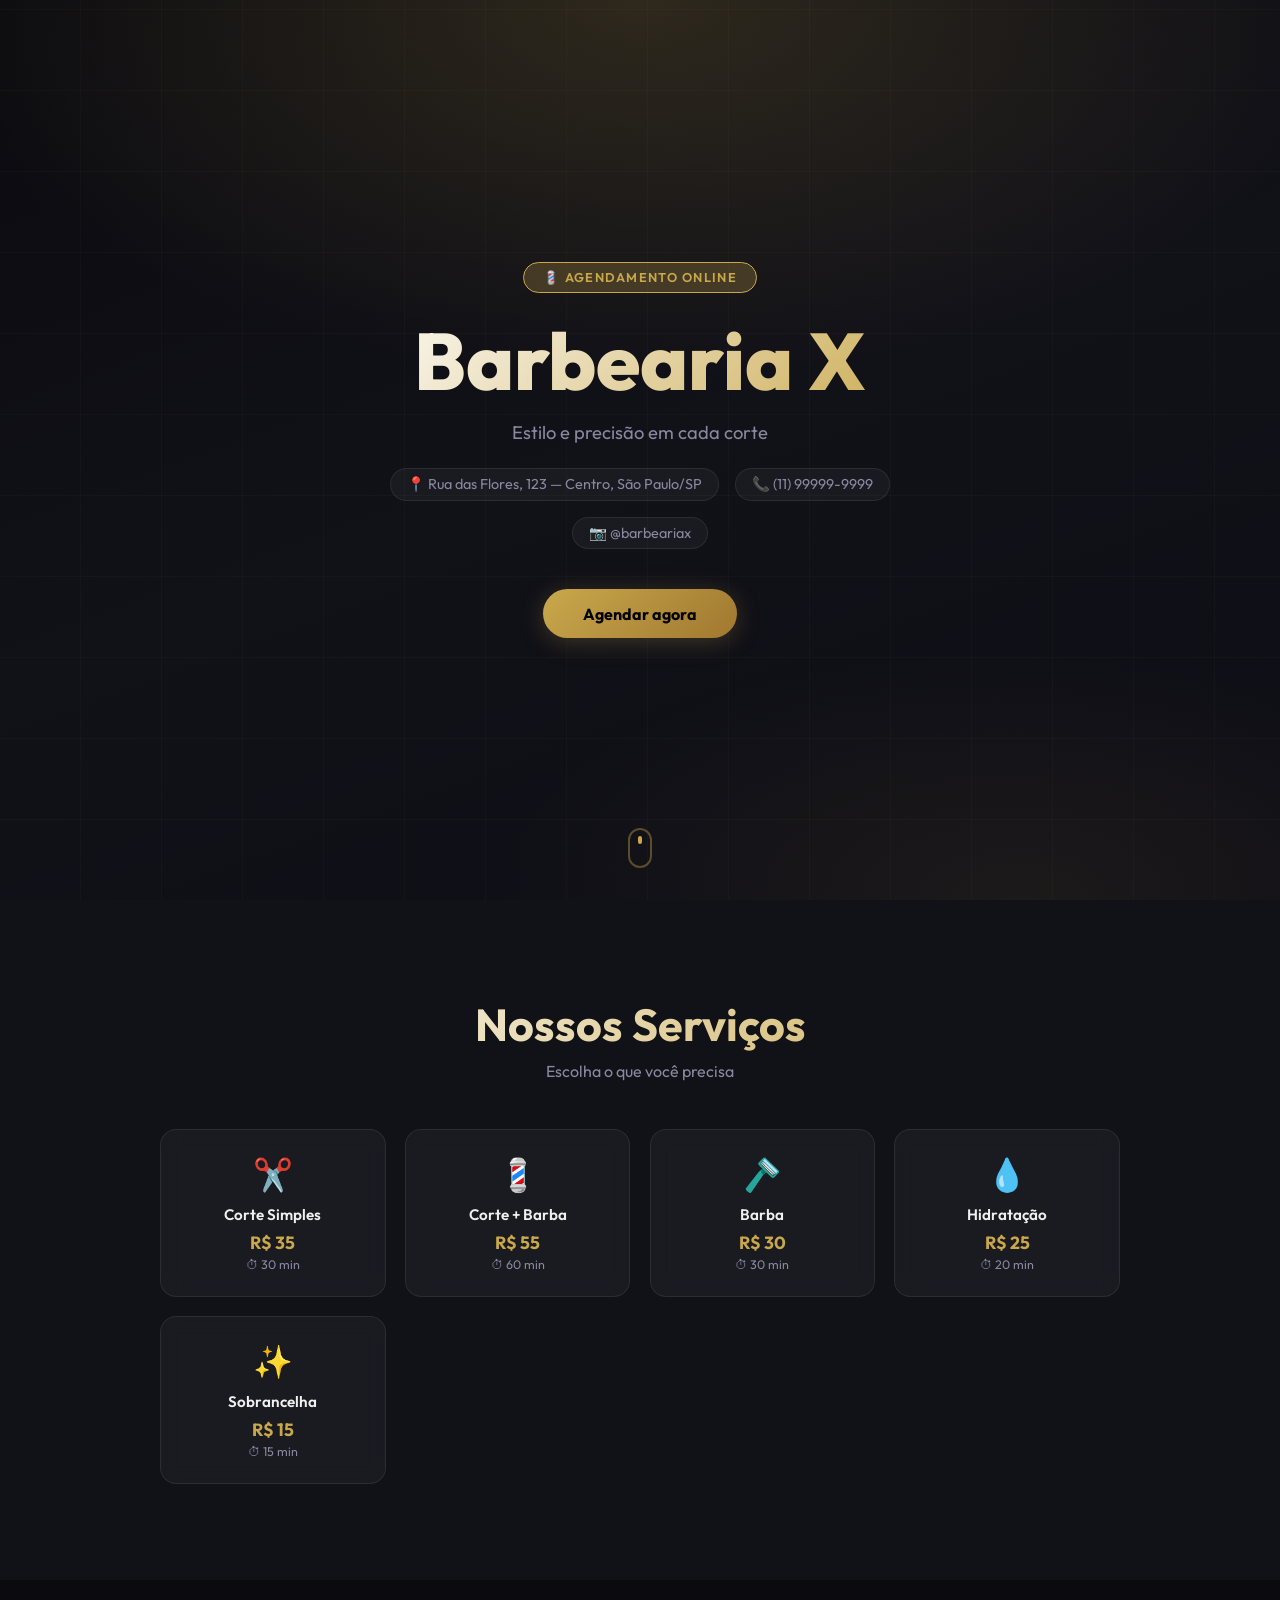
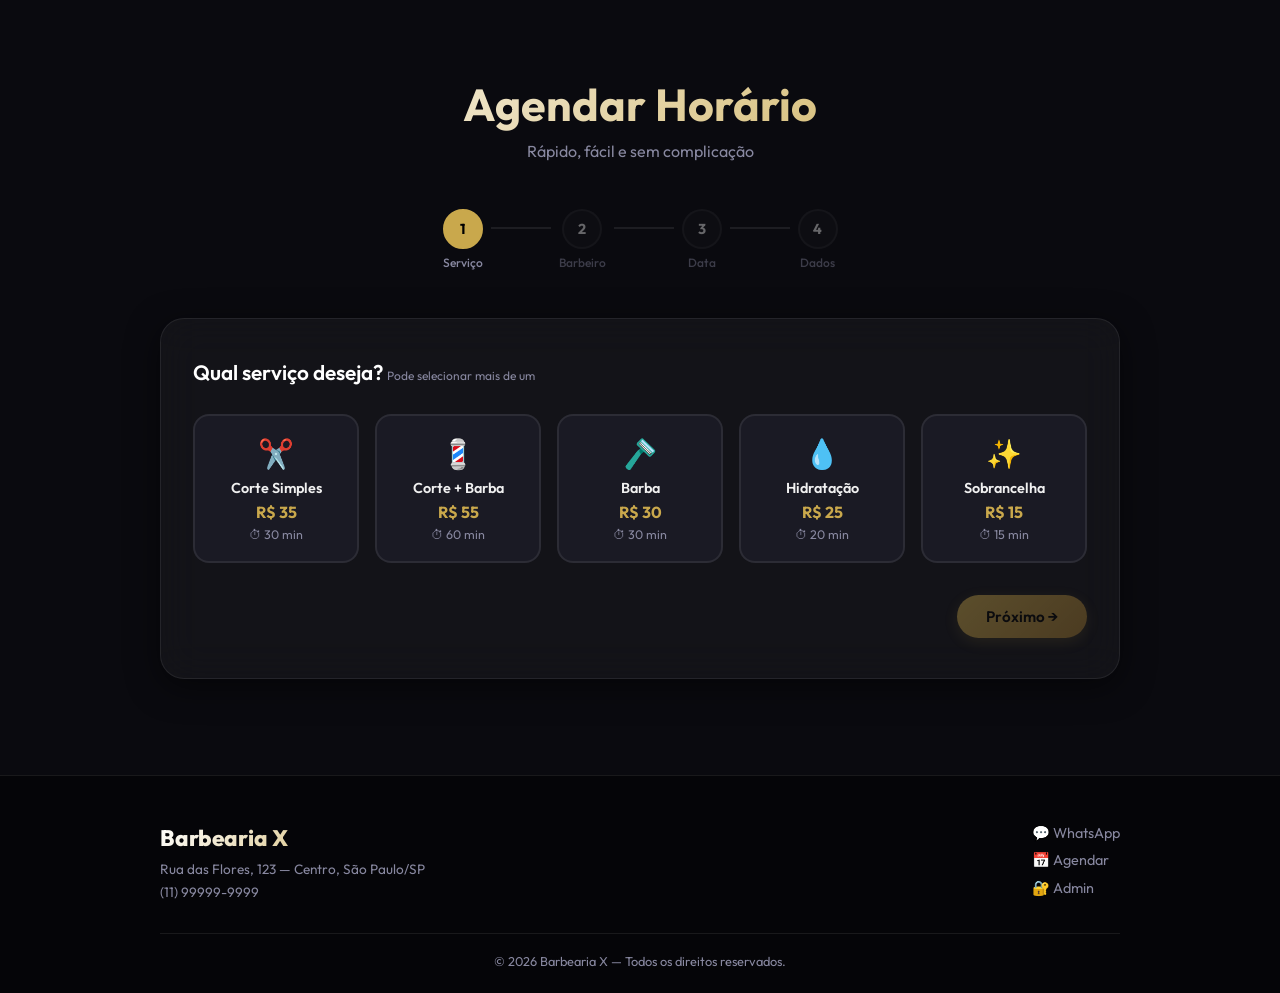
<file: public/index.html>
<!DOCTYPE html>
<html lang="pt-BR">
<head>
  <meta charset="UTF-8" />
  <meta name="viewport" content="width=device-width, initial-scale=1.0" />
  <meta name="description" content="Agende seu horário online com facilidade e praticidade." />
  <title>Agendamento Online</title>
  <link rel="preconnect" href="https://fonts.googleapis.com" />
  <link href="https://fonts.googleapis.com/css2?family=Outfit:wght@300;400;500;600;700;800&display=swap" rel="stylesheet" />
  <link rel="stylesheet" href="style.css" />
</head>
<body>

  <!-- HERO -->
  <header class="hero" id="hero">
    <div class="hero-bg"></div>
    <div class="hero-content">
      <div class="badge" id="badge-slogan">💈 Agendamento Online</div>
      <h1 id="hero-nome">Barbearia X</h1>
      <p id="hero-slogan">Estilo e precisão em cada corte</p>
      <div class="hero-info">
        <span id="hero-endereco">📍 —</span>
        <span id="hero-telefone">📞 —</span>
        <span id="hero-instagram">📷 —</span>
      </div>
      <a href="#agendar" class="btn-hero">Agendar agora</a>
    </div>
    <div class="scroll-indicator">
      <span></span>
    </div>
  </header>

  <!-- SERVIÇOS -->
  <section class="section" id="servicos">
    <div class="container">
      <div class="section-header">
        <h2>Nossos Serviços</h2>
        <p>Escolha o que você precisa</p>
      </div>
      <div class="servicos-grid" id="servicos-grid"></div>
    </div>
  </section>

  <!-- AGENDAMENTO -->
  <section class="section" id="agendar">
    <div class="container">
      <div class="section-header">
        <h2>Agendar Horário</h2>
        <p>Rápido, fácil e sem complicação</p>
      </div>

      <!-- PROGRESS BAR -->
      <div class="progress-bar">
        <div class="progress-step active" data-step="1">
          <div class="step-circle">1</div>
          <span>Serviço</span>
        </div>
        <div class="progress-line"></div>
        <div class="progress-step" data-step="2">
          <div class="step-circle">2</div>
          <span>Barbeiro</span>
        </div>
        <div class="progress-line"></div>
        <div class="progress-step" data-step="3">
          <div class="step-circle">3</div>
          <span>Data</span>
        </div>
        <div class="progress-line"></div>
        <div class="progress-step" data-step="4">
          <div class="step-circle">4</div>
          <span>Dados</span>
        </div>
      </div>

      <!-- STEPS -->
      <div class="steps-container">

        <!-- STEP 1: Serviço -->
        <div class="step-panel active" id="step-1">
          <h3>Qual serviço deseja? <span style="font-size:0.75rem;font-weight:400;color:var(--text-muted);">Pode selecionar mais de um</span></h3>
          <div class="opcoes-grid" id="step1-servicos"></div>
          <div class="step1-total" id="step1-total" style="display:none;"></div>
          <div class="step-nav">
            <div></div>
            <button class="btn-next" id="btn-next-1" onclick="goToStep(2)" disabled>Próximo →</button>
          </div>
        </div>

        <!-- STEP 2: Barbeiro -->
        <div class="step-panel" id="step-2">
          <h3>Escolha o barbeiro</h3>
          <div class="opcoes-grid" id="step2-barbeiros"></div>
          <div class="step-nav">
            <button class="btn-back" onclick="goToStep(1)">← Voltar</button>
            <button class="btn-next" id="btn-next-2" onclick="goToStep(3)" disabled>Próximo →</button>
          </div>
        </div>

        <!-- STEP 3: Data e Horário -->
        <div class="step-panel" id="step-3">
          <h3>Escolha a data e horário</h3>
          <div class="data-picker">
            <input type="date" id="input-data" class="input-glass" min="" />
          </div>
          <div class="horarios-grid" id="horarios-grid">
            <p class="hint">Selecione uma data para ver os horários disponíveis.</p>
          </div>
          <div class="step-nav">
            <button class="btn-back" onclick="goToStep(2)">← Voltar</button>
            <button class="btn-next" id="btn-next-3" onclick="goToStep(4)" disabled>Próximo →</button>
          </div>
        </div>

        <!-- STEP 4: Dados -->
        <div class="step-panel" id="step-4">
          <h3>Seus dados</h3>
          <div class="form-group">
            <label for="input-nome">Nome completo</label>
            <input type="text" id="input-nome" class="input-glass" placeholder="Ex: Pedro Alves" />
          </div>
          <div class="form-group">
            <label for="input-telefone">WhatsApp (com DDD)</label>
            <input type="tel" id="input-telefone" class="input-glass" placeholder="Ex: 11 99999-9999" />
          </div>

          <!-- RESUMO -->
          <div class="resumo-card" id="resumo-card">
            <h4>📋 Resumo do agendamento</h4>
            <div id="resumo-conteudo"></div>
          </div>

          <div class="step-nav">
            <button class="btn-back" onclick="goToStep(3)">← Voltar</button>
            <button class="btn-confirmar" id="btn-confirmar" onclick="confirmarAgendamento()">
              <span>✅ Confirmar via WhatsApp</span>
            </button>
          </div>
        </div>

      </div>
    </div>
  </section>

  <!-- FOOTER -->
  <footer class="footer">
    <div class="container">
      <div class="footer-content">
        <div class="footer-brand">
          <span class="footer-logo" id="footer-nome">Barbearia X</span>
          <p id="footer-endereco">—</p>
          <p id="footer-telefone">—</p>
        </div>
        <div class="footer-links">
          <a id="footer-wpp" href="#" target="_blank">💬 WhatsApp</a>
          <a href="#agendar">📅 Agendar</a>
          <a href="admin.html">🔐 Admin</a>
        </div>
      </div>
      <div class="footer-bottom">
        <p>© <span id="footer-ano"></span> <span id="footer-nome2">Barbearia X</span> — Todos os direitos reservados.</p>
      </div>
    </div>
  </footer>

  <script src="config.js"></script>
  <script src="app.js"></script>
</body>
</html>
</file>
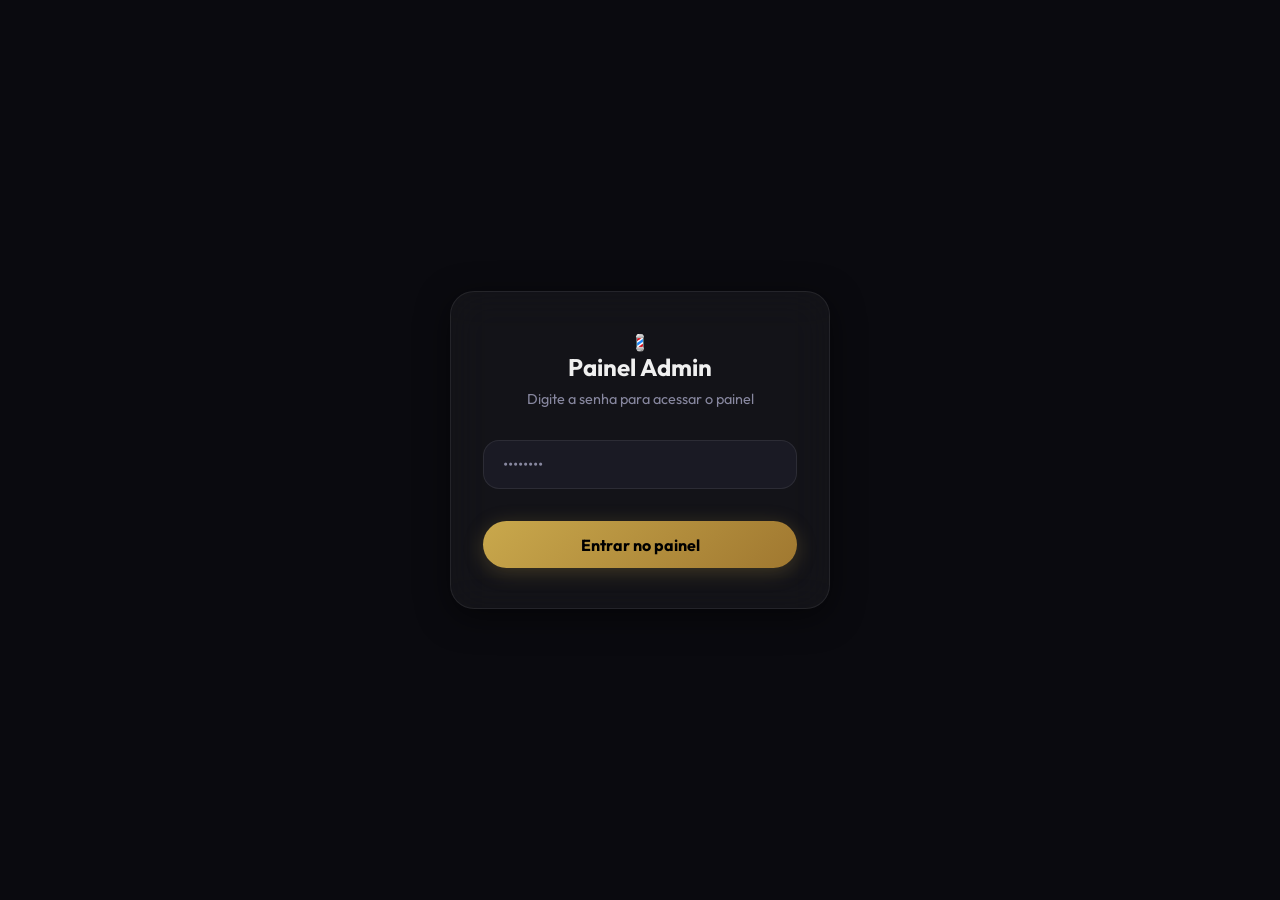
<file: public/admin.html>
<!DOCTYPE html>
<html lang="pt-BR">
<head>
  <meta charset="UTF-8" />
  <meta name="viewport" content="width=device-width, initial-scale=1.0" />
  <title>Admin — Painel de Agendamentos</title>
  <link rel="preconnect" href="https://fonts.googleapis.com" />
  <link href="https://fonts.googleapis.com/css2?family=Outfit:wght@300;400;500;600;700;800;900&display=swap" rel="stylesheet" />
  <link rel="stylesheet" href="style.css" />
</head>
<body>

  <!-- LOGIN OVERLAY -->
  <div class="login-overlay" id="login-overlay">
    <div class="login-box">
      <div class="login-icon">💈</div>
      <h2 id="login-titulo">Painel Admin</h2>
      <p>Digite a senha para acessar o painel</p>
      <input type="password" id="input-senha" class="input-glass" placeholder="••••••••" onkeydown="if(event.key==='Enter') fazerLogin()" />
      <div class="erro-login" id="erro-login">⚠️ Senha incorreta. Tente novamente.</div>
      <button class="btn-login" onclick="fazerLogin()" style="margin-top:1rem;">Entrar no painel</button>
    </div>
  </div>

  <!-- ADMIN WRAPPER -->
  <div id="admin-page" style="display:none;">
    <div class="admin-wrapper">

      <!-- SIDEBAR -->
      <aside class="admin-sidebar">
        <div class="sidebar-brand" id="admin-titulo">Barbearia X</div>
        <div class="sidebar-sub">Painel Administrativo</div>

        <nav class="sidebar-nav">
          <a href="#" class="active">
            <span>📅</span> Agendamentos
          </a>
          <a href="index.html" target="_blank">
            <span>🌐</span> Ver site
          </a>
        </nav>

        <div class="sidebar-footer">
          <button onclick="sair()">🚪 Sair da conta</button>
        </div>
      </aside>

      <!-- MAIN CONTENT -->
      <main class="admin-main">

        <!-- TOPBAR -->
        <div class="admin-topbar">
          <div>
            <div class="admin-topbar-title" id="admin-subtitulo">Agendamentos</div>
            <div class="admin-topbar-date" id="admin-data-hoje"></div>
          </div>
          <div style="display:flex;gap:0.8rem;align-items:center;">
            <button onclick="exportarCSV()" style="background:rgba(212,169,83,0.12);border:1px solid rgba(212,169,83,0.3);color:var(--gold);font-family:Outfit,sans-serif;padding:0.5rem 1.1rem;border-radius:10px;cursor:pointer;font-size:0.82rem;font-weight:700;">📥 Exportar CSV</button>
            <button onclick="limparTodos()" style="background:rgba(239,68,68,0.08);border:1px solid rgba(239,68,68,0.2);color:#ef4444;font-family:Outfit,sans-serif;padding:0.5rem 1.1rem;border-radius:10px;cursor:pointer;font-size:0.82rem;font-weight:700;">🗑️ Limpar</button>
          </div>
        </div>

        <div class="admin-body">

          <!-- STATS -->
          <div class="stats-grid" id="stats-grid">
            <div class="stat-card">
              <div class="stat-label">Agendamentos Hoje</div>
              <div class="stat-value" id="stat-hoje">0</div>
            </div>
            <div class="stat-card">
              <div class="stat-label">Total Geral</div>
              <div class="stat-value" id="stat-total">0</div>
            </div>
            <div class="stat-card">
              <div class="stat-label">Faturamento Hoje</div>
              <div class="stat-value" id="stat-fat">R$ 0</div>
            </div>
            <div class="stat-card">
              <div class="stat-label">Próximo Horário</div>
              <div class="stat-value" id="stat-prox" style="font-size:1.4rem;">—</div>
            </div>
          </div>

          <!-- TOOLBAR -->
          <div class="admin-toolbar">
            <input type="date" id="filtro-data" class="input-glass" />
            <select id="filtro-barbeiro" class="input-glass" style="max-width:200px;cursor:pointer;">
              <option value="">Todos os barbeiros</option>
            </select>
          </div>

          <!-- TABELA -->
          <div class="tabela-wrap">
            <table id="tabela-agendamentos">
              <thead>
                <tr>
                  <th>Cliente</th>
                  <th>WhatsApp</th>
                  <th>Serviço</th>
                  <th>Barbeiro</th>
                  <th>Data</th>
                  <th>Horário</th>
                  <th>Valor</th>
                  <th>Status</th>
                  <th>Ação</th>
                </tr>
              </thead>
              <tbody id="tbody"></tbody>
            </table>
            <div class="empty-state" id="empty-state" style="display:none;">
              <div class="empty-icon">📅</div>
              <p>Nenhum agendamento encontrado.</p>
            </div>
          </div>

        </div>
      </main>
    </div>
  </div>

  <script src="config.js"></script>
  <script src="admin.js"></script>
  <script>
    // Atualiza data no topbar
    const el = document.getElementById('admin-data-hoje');
    if (el) el.textContent = new Date().toLocaleDateString('pt-BR', { weekday: 'long', day: 'numeric', month: 'long', year: 'numeric' });
  </script>
</body>
</html>
</file>
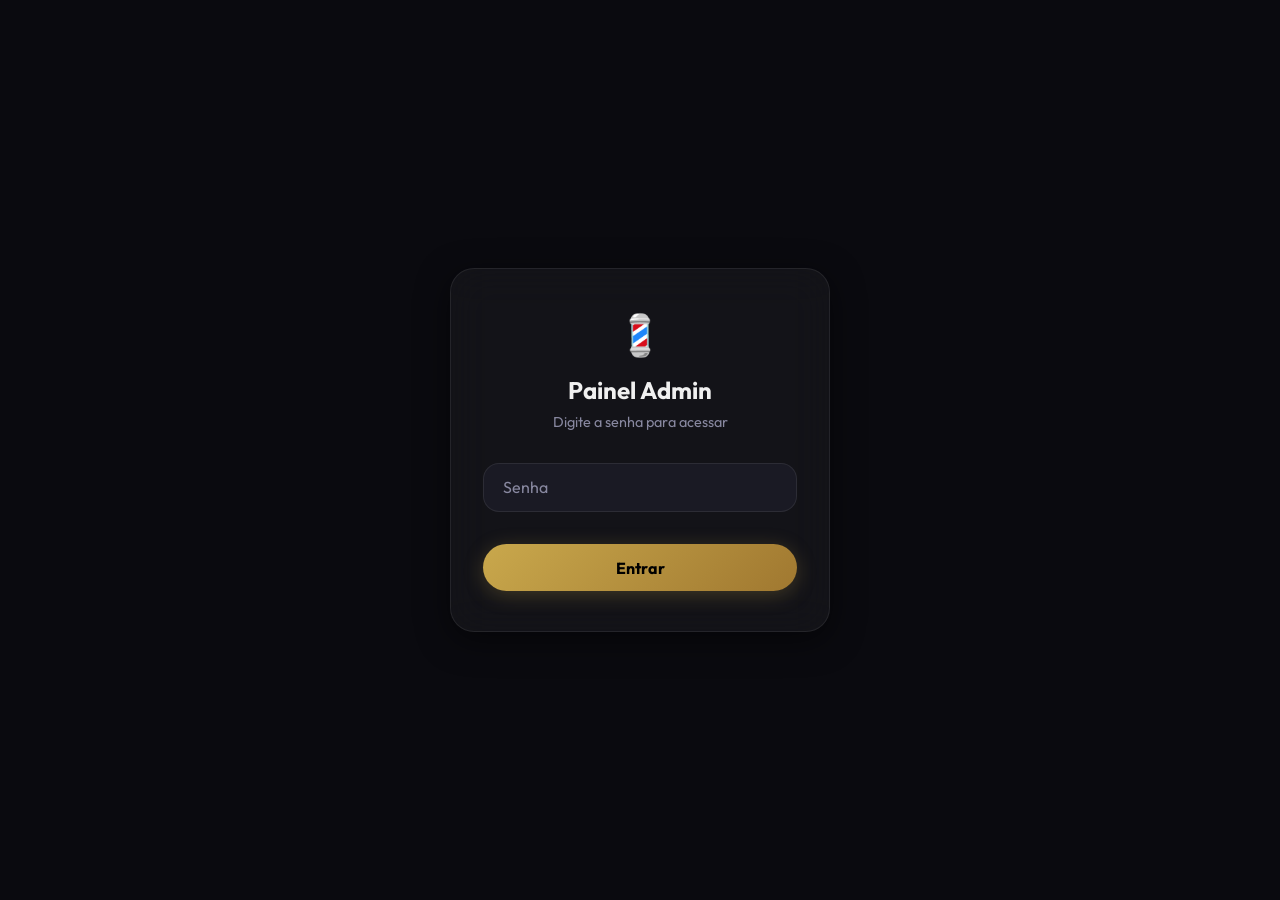
<file: aa/barbearia-agendamento-main/public/admin.html>
<!DOCTYPE html>
<html lang="pt-BR">
<head>
  <meta charset="UTF-8" />
  <meta name="viewport" content="width=device-width, initial-scale=1.0" />
  <title>Admin — Painel de Agendamentos</title>
  <link rel="preconnect" href="https://fonts.googleapis.com" />
  <link href="https://fonts.googleapis.com/css2?family=Outfit:wght@300;400;500;600;700;800&display=swap" rel="stylesheet" />
  <link rel="stylesheet" href="style.css" />
</head>
<body>

  <!-- LOGIN OVERLAY -->
  <div class="login-overlay" id="login-overlay">
    <div class="login-box">
      <div style="font-size:2.5rem; margin-bottom:1rem;">💈</div>
      <h2 id="login-titulo">Painel Admin</h2>
      <p>Digite a senha para acessar</p>
      <input type="password" id="input-senha" class="input-glass" placeholder="Senha" onkeydown="if(event.key==='Enter') fazerLogin()" />
      <div class="erro-login" id="erro-login">Senha incorreta.</div>
      <button class="btn-login" onclick="fazerLogin()" style="margin-top:1rem;">Entrar</button>
    </div>
  </div>

  <!-- ADMIN PAGE -->
  <div id="admin-page" style="display:none;">

    <header class="admin-header">
      <h1>💈 <span id="admin-titulo">Barbearia X</span> — Painel Admin</h1>
      <span id="admin-subtitulo">Agendamentos</span>
      <button onclick="sair()" style="background:none;border:1px solid rgba(255,255,255,0.1);color:var(--text-muted);font-family:Outfit,sans-serif;padding:0.4rem 1rem;border-radius:8px;cursor:pointer;font-size:0.85rem;">Sair</button>
    </header>

    <div class="admin-body">

      <!-- STATS -->
      <div class="stats-grid" id="stats-grid">
        <div class="stat-card">
          <div class="stat-label">Agendamentos Hoje</div>
          <div class="stat-value" id="stat-hoje">0</div>
        </div>
        <div class="stat-card">
          <div class="stat-label">Total Geral</div>
          <div class="stat-value" id="stat-total">0</div>
        </div>
        <div class="stat-card">
          <div class="stat-label">Faturamento Hoje</div>
          <div class="stat-value" id="stat-fat">R$ 0</div>
        </div>
        <div class="stat-card">
          <div class="stat-label">Próximo Horário</div>
          <div class="stat-value" id="stat-prox" style="font-size:1.2rem;">—</div>
        </div>
      </div>

      <!-- TOOLBAR -->
      <div class="admin-toolbar">
        <input type="date" id="filtro-data" class="input-glass" />
        <select id="filtro-barbeiro" class="input-glass" style="max-width:200px;cursor:pointer;">
          <option value="">Todos os barbeiros</option>
        </select>
        <button onclick="exportarCSV()" style="background:rgba(201,168,76,0.15);border:1px solid rgba(201,168,76,0.3);color:var(--gold);font-family:Outfit,sans-serif;padding:0.6rem 1.2rem;border-radius:10px;cursor:pointer;font-size:0.85rem;font-weight:600;">📥 Exportar CSV</button>
        <button onclick="limparTodos()" style="background:rgba(231,76,60,0.1);border:1px solid rgba(231,76,60,0.2);color:#e74c3c;font-family:Outfit,sans-serif;padding:0.6rem 1.2rem;border-radius:10px;cursor:pointer;font-size:0.85rem;font-weight:600;">🗑️ Limpar Todos</button>
      </div>

      <!-- TABELA -->
      <div class="tabela-wrap">
        <table id="tabela-agendamentos">
          <thead>
            <tr>
              <th>Cliente</th>
              <th>WhatsApp</th>
              <th>Serviço</th>
              <th>Barbeiro</th>
              <th>Data</th>
              <th>Horário</th>
              <th>Valor</th>
              <th>Status</th>
              <th>Ação</th>
            </tr>
          </thead>
          <tbody id="tbody"></tbody>
        </table>
        <div class="empty-state" id="empty-state" style="display:none;">
          <div class="empty-icon">📅</div>
          <p>Nenhum agendamento encontrado.</p>
        </div>
      </div>

    </div>
  </div>

  <script src="config.js"></script>
  <script src="admin.js"></script>
</body>
</html>
</file>
<file: public/style.css>
/* ============================================================
   DESIGN SYSTEM — Dark Glassmorphism
   ============================================================ */
:root {
  --gold: #C9A84C;
  --gold-dark: #a07830;
  --gold-glow: rgba(201,168,76,0.25);
  --bg: #0a0a0f;
  --bg2: #111118;
  --bg3: #1a1a24;
  --glass: rgba(255,255,255,0.04);
  --glass-border: rgba(255,255,255,0.08);
  --text: #f0f0f0;
  --text-muted: #8888a0;
  --success: #2ecc71;
  --radius: 16px;
  --shadow: 0 8px 32px rgba(0,0,0,0.5);
}

*, *::before, *::after { box-sizing: border-box; margin: 0; padding: 0; }

html { scroll-behavior: smooth; }

body {
  font-family: 'Outfit', sans-serif;
  background: var(--bg);
  color: var(--text);
  min-height: 100vh;
  overflow-x: hidden;
}

/* ============================================================
   HERO
   ============================================================ */
.hero {
  position: relative;
  min-height: 100vh;
  display: flex;
  align-items: center;
  justify-content: center;
  text-align: center;
  overflow: hidden;
}

.hero-bg {
  position: absolute;
  inset: 0;
  background:
    radial-gradient(ellipse 80% 60% at 50% 0%, rgba(201,168,76,0.18) 0%, transparent 70%),
    radial-gradient(ellipse 60% 40% at 80% 100%, rgba(201,168,76,0.08) 0%, transparent 70%),
    linear-gradient(160deg, #0a0a0f 0%, #111118 50%, #0d0d15 100%);
}

.hero-bg::after {
  content: '';
  position: absolute;
  inset: 0;
  background-image:
    repeating-linear-gradient(0deg, transparent, transparent 80px, rgba(201,168,76,0.03) 80px, rgba(201,168,76,0.03) 81px),
    repeating-linear-gradient(90deg, transparent, transparent 80px, rgba(201,168,76,0.03) 80px, rgba(201,168,76,0.03) 81px);
}

.hero-content {
  position: relative;
  z-index: 2;
  max-width: 700px;
  padding: 2rem;
  animation: fadeUp 0.8s ease both;
}

.badge {
  display: inline-block;
  background: var(--gold-glow);
  border: 1px solid var(--gold);
  color: var(--gold);
  font-size: 0.8rem;
  font-weight: 600;
  letter-spacing: 0.1em;
  text-transform: uppercase;
  padding: 0.4rem 1.2rem;
  border-radius: 100px;
  margin-bottom: 1.5rem;
}

.hero h1 {
  font-size: clamp(2.5rem, 8vw, 5rem);
  font-weight: 800;
  line-height: 1.1;
  background: linear-gradient(135deg, #fff 0%, var(--gold) 100%);
  -webkit-background-clip: text;
  -webkit-text-fill-color: transparent;
  background-clip: text;
  margin-bottom: 1rem;
}

.hero p {
  font-size: 1.15rem;
  color: var(--text-muted);
  margin-bottom: 1.5rem;
}

.hero-info {
  display: flex;
  flex-wrap: wrap;
  justify-content: center;
  gap: 1rem;
  margin-bottom: 2.5rem;
}

.hero-info span {
  font-size: 0.9rem;
  color: var(--text-muted);
  background: var(--glass);
  border: 1px solid var(--glass-border);
  padding: 0.4rem 1rem;
  border-radius: 100px;
}

.btn-hero {
  display: inline-block;
  background: linear-gradient(135deg, var(--gold), var(--gold-dark));
  color: #000;
  font-family: 'Outfit', sans-serif;
  font-size: 1rem;
  font-weight: 700;
  padding: 0.9rem 2.5rem;
  border-radius: 100px;
  text-decoration: none;
  box-shadow: 0 4px 24px var(--gold-glow);
  transition: transform 0.2s, box-shadow 0.2s;
}

.btn-hero:hover {
  transform: translateY(-2px);
  box-shadow: 0 8px 40px rgba(201,168,76,0.4);
}

.scroll-indicator {
  position: absolute;
  bottom: 2rem;
  left: 50%;
  transform: translateX(-50%);
  z-index: 2;
}

.scroll-indicator span {
  display: block;
  width: 24px;
  height: 40px;
  border: 2px solid rgba(201,168,76,0.4);
  border-radius: 12px;
  position: relative;
}

.scroll-indicator span::after {
  content: '';
  position: absolute;
  top: 6px;
  left: 50%;
  transform: translateX(-50%);
  width: 4px;
  height: 8px;
  background: var(--gold);
  border-radius: 2px;
  animation: scrollDot 1.5s infinite;
}

/* ============================================================
   LAYOUT
   ============================================================ */
.section {
  padding: 6rem 1rem;
}

.section:nth-child(even) { background: var(--bg2); }

.container {
  max-width: 960px;
  margin: 0 auto;
}

.section-header {
  text-align: center;
  margin-bottom: 3rem;
}

.section-header h2 {
  font-size: clamp(1.8rem, 4vw, 2.8rem);
  font-weight: 700;
  background: linear-gradient(135deg, #fff 0%, var(--gold) 100%);
  -webkit-background-clip: text;
  -webkit-text-fill-color: transparent;
  background-clip: text;
  margin-bottom: 0.5rem;
}

.section-header p {
  color: var(--text-muted);
  font-size: 1rem;
}

/* ============================================================
   SERVIÇOS GRID
   ============================================================ */
.servicos-grid {
  display: grid;
  grid-template-columns: repeat(auto-fill, minmax(180px, 1fr));
  gap: 1.2rem;
}

.servico-card {
  background: var(--glass);
  border: 1px solid var(--glass-border);
  border-radius: var(--radius);
  padding: 1.5rem 1rem;
  text-align: center;
  backdrop-filter: blur(10px);
  transition: border-color 0.2s, transform 0.2s, box-shadow 0.2s;
}

.servico-card:hover {
  border-color: var(--gold);
  transform: translateY(-4px);
  box-shadow: 0 8px 30px var(--gold-glow);
}

.servico-card .icone { font-size: 2rem; margin-bottom: 0.7rem; }
.servico-card .nome { font-weight: 600; font-size: 0.95rem; }
.servico-card .preco { color: var(--gold); font-size: 1.1rem; font-weight: 700; margin-top: 0.4rem; }
.servico-card .duracao { color: var(--text-muted); font-size: 0.78rem; margin-top: 0.2rem; }

/* ============================================================
   AGENDAMENTO — PROGRESS BAR
   ============================================================ */
.progress-bar {
  display: flex;
  align-items: center;
  justify-content: center;
  margin-bottom: 3rem;
  gap: 0;
}

.progress-step {
  display: flex;
  flex-direction: column;
  align-items: center;
  gap: 0.4rem;
  opacity: 0.4;
  transition: opacity 0.3s;
}

.progress-step.active { opacity: 1; }
.progress-step.done { opacity: 0.7; }

.step-circle {
  width: 40px;
  height: 40px;
  border-radius: 50%;
  background: var(--glass);
  border: 2px solid var(--glass-border);
  display: flex;
  align-items: center;
  justify-content: center;
  font-weight: 700;
  font-size: 0.9rem;
  transition: background 0.3s, border-color 0.3s;
}

.progress-step.active .step-circle {
  background: var(--gold);
  border-color: var(--gold);
  color: #000;
}

.progress-step.done .step-circle {
  background: var(--success);
  border-color: var(--success);
  color: #000;
}

.progress-step span {
  font-size: 0.75rem;
  color: var(--text-muted);
  font-weight: 500;
}

.progress-line {
  flex: 1;
  height: 2px;
  background: var(--glass-border);
  max-width: 60px;
  margin: 0 0.5rem;
  margin-bottom: 1.4rem;
}

/* ============================================================
   STEPS
   ============================================================ */
.steps-container {
  background: var(--glass);
  border: 1px solid var(--glass-border);
  border-radius: 24px;
  padding: 2.5rem 2rem;
  backdrop-filter: blur(20px);
  box-shadow: var(--shadow);
}

.step-panel { display: none; animation: fadeUp 0.3s ease both; }
.step-panel.active { display: block; }

.step-panel h3 {
  font-size: 1.3rem;
  font-weight: 600;
  margin-bottom: 1.8rem;
  color: #fff;
}

.opcoes-grid {
  display: grid;
  grid-template-columns: repeat(auto-fill, minmax(160px, 1fr));
  gap: 1rem;
  margin-bottom: 2rem;
}

.opcao-card {
  background: var(--bg3);
  border: 2px solid var(--glass-border);
  border-radius: var(--radius);
  padding: 1.2rem 1rem;
  text-align: center;
  cursor: pointer;
  transition: border-color 0.2s, background 0.2s, transform 0.15s;
  user-select: none;
}

.opcao-card:hover {
  border-color: rgba(201,168,76,0.5);
  transform: translateY(-2px);
}

.opcao-card.selected {
  border-color: var(--gold);
  background: rgba(201,168,76,0.1);
  box-shadow: 0 0 20px var(--gold-glow);
}

.opcao-card .icone { font-size: 1.8rem; margin-bottom: 0.5rem; }
.opcao-card .nome { font-size: 0.9rem; font-weight: 600; }
.opcao-card .sub { font-size: 0.78rem; color: var(--text-muted); margin-top: 0.3rem; }
.opcao-card .preco { font-size: 1rem; font-weight: 700; color: var(--gold); margin-top: 0.3rem; }

/* ============================================================
   DATA PICKER / HORÁRIOS
   ============================================================ */
.data-picker {
  margin-bottom: 1.5rem;
}

.input-glass {
  width: 100%;
  background: var(--bg3);
  border: 1.5px solid var(--glass-border);
  border-radius: var(--radius);
  color: var(--text);
  font-family: 'Outfit', sans-serif;
  font-size: 1rem;
  padding: 0.85rem 1.2rem;
  outline: none;
  transition: border-color 0.2s;
  appearance: none;
}

.input-glass:focus { border-color: var(--gold); }
.input-glass::placeholder { color: var(--text-muted); }

input[type="date"]::-webkit-calendar-picker-indicator {
  filter: invert(0.7) sepia(1) saturate(5) hue-rotate(15deg);
  cursor: pointer;
}

.horarios-grid {
  display: flex;
  flex-wrap: wrap;
  gap: 0.6rem;
  margin-bottom: 2rem;
  min-height: 60px;
}

.hint { color: var(--text-muted); font-size: 0.9rem; }

.horario-btn {
  background: var(--bg3);
  border: 1.5px solid var(--glass-border);
  border-radius: 10px;
  color: var(--text);
  font-family: 'Outfit', sans-serif;
  font-size: 0.9rem;
  font-weight: 500;
  padding: 0.5rem 1rem;
  cursor: pointer;
  transition: border-color 0.2s, background 0.2s;
}

.horario-btn:hover { border-color: var(--gold); }
.horario-btn.selected { background: var(--gold); border-color: var(--gold); color: #000; font-weight: 700; }
.horario-btn.ocupado { opacity: 0.35; cursor: not-allowed; text-decoration: line-through; }

/* ============================================================
   FORMULÁRIO
   ============================================================ */
.form-group {
  margin-bottom: 1.2rem;
}

.form-group label {
  display: block;
  font-size: 0.85rem;
  font-weight: 500;
  color: var(--text-muted);
  margin-bottom: 0.5rem;
}

.resumo-card {
  background: rgba(201,168,76,0.06);
  border: 1px solid rgba(201,168,76,0.25);
  border-radius: var(--radius);
  padding: 1.2rem 1.5rem;
  margin: 1.5rem 0;
}

.resumo-card h4 {
  font-size: 0.95rem;
  font-weight: 600;
  margin-bottom: 0.8rem;
}

.resumo-linha {
  display: flex;
  justify-content: space-between;
  font-size: 0.9rem;
  padding: 0.3rem 0;
  border-bottom: 1px solid rgba(255,255,255,0.05);
  color: var(--text-muted);
}

.resumo-linha:last-child { border-bottom: none; }
.resumo-linha span:last-child { color: var(--text); font-weight: 600; }

/* ============================================================
   BARRA DE TOTAL — SELEÇÃO DE SERVIÇOS
   ============================================================ */
.step1-total {
  display: flex;
  justify-content: space-between;
  align-items: center;
  background: rgba(201,168,76,0.08);
  border: 1px solid rgba(201,168,76,0.3);
  border-radius: 12px;
  padding: 0.75rem 1.2rem;
  margin-bottom: 1rem;
  font-size: 0.9rem;
  animation: fadeUp 0.2s ease both;
}

/* ============================================================
   NAVEGAÇÃO DOS STEPS
   ============================================================ */
.step-nav {
  display: flex;
  justify-content: space-between;
  align-items: center;
  margin-top: 1.5rem;
}

.btn-next, .btn-back, .btn-confirmar {
  font-family: 'Outfit', sans-serif;
  font-size: 0.95rem;
  font-weight: 600;
  padding: 0.75rem 1.8rem;
  border-radius: 100px;
  border: none;
  cursor: pointer;
  transition: all 0.2s;
}

.btn-next {
  background: linear-gradient(135deg, var(--gold), var(--gold-dark));
  color: #000;
  box-shadow: 0 4px 16px var(--gold-glow);
}

.btn-next:hover:not(:disabled) {
  transform: translateY(-2px);
  box-shadow: 0 8px 30px var(--gold-glow);
}

.btn-next:disabled {
  opacity: 0.4;
  cursor: not-allowed;
  transform: none !important;
}

.btn-back {
  background: var(--glass);
  border: 1px solid var(--glass-border);
  color: var(--text-muted);
}

.btn-back:hover { border-color: var(--gold); color: var(--text); }

.btn-confirmar {
  background: linear-gradient(135deg, #25D366, #128C7E);
  color: #fff;
  box-shadow: 0 4px 20px rgba(37,211,102,0.3);
  padding: 0.85rem 2rem;
}

.btn-confirmar:hover {
  transform: translateY(-2px);
  box-shadow: 0 8px 30px rgba(37,211,102,0.4);
}

/* ============================================================
   FOOTER
   ============================================================ */
.footer {
  background: #050508;
  border-top: 1px solid var(--glass-border);
  padding: 3rem 1rem 1.5rem;
}

.footer-content {
  display: flex;
  flex-wrap: wrap;
  gap: 2rem;
  justify-content: space-between;
  margin-bottom: 2rem;
}

.footer-brand { max-width: 300px; }

.footer-logo {
  display: block;
  font-size: 1.4rem;
  font-weight: 800;
  background: linear-gradient(135deg, #fff 0%, var(--gold) 100%);
  -webkit-background-clip: text;
  -webkit-text-fill-color: transparent;
  background-clip: text;
  margin-bottom: 0.5rem;
}

.footer-brand p { color: var(--text-muted); font-size: 0.85rem; margin-top: 0.3rem; }

.footer-links {
  display: flex;
  flex-direction: column;
  gap: 0.6rem;
}

.footer-links a {
  color: var(--text-muted);
  text-decoration: none;
  font-size: 0.9rem;
  transition: color 0.2s;
}

.footer-links a:hover { color: var(--gold); }

.footer-bottom {
  border-top: 1px solid var(--glass-border);
  padding-top: 1.2rem;
  text-align: center;
}

.footer-bottom p { color: var(--text-muted); font-size: 0.8rem; }

/* ============================================================
   ADMIN PAGE
   ============================================================ */
.admin-header {
  background: var(--bg2);
  border-bottom: 1px solid var(--glass-border);
  padding: 1rem 2rem;
  display: flex;
  align-items: center;
  justify-content: space-between;
}

.admin-header h1 { font-size: 1.2rem; font-weight: 700; }
.admin-header span { color: var(--text-muted); font-size: 0.85rem; }

.admin-body { padding: 2rem; max-width: 1100px; margin: 0 auto; }

.admin-toolbar {
  display: flex;
  flex-wrap: wrap;
  gap: 1rem;
  align-items: center;
  margin-bottom: 2rem;
}

.admin-toolbar input[type="date"] { max-width: 220px; }

.tabela-wrap {
  background: var(--glass);
  border: 1px solid var(--glass-border);
  border-radius: var(--radius);
  overflow: hidden;
  backdrop-filter: blur(10px);
}

table { width: 100%; border-collapse: collapse; }

th {
  background: rgba(201,168,76,0.1);
  color: var(--gold);
  font-size: 0.8rem;
  font-weight: 600;
  text-transform: uppercase;
  letter-spacing: 0.06em;
  padding: 1rem 1.2rem;
  text-align: left;
}

td {
  padding: 0.9rem 1.2rem;
  font-size: 0.9rem;
  border-top: 1px solid var(--glass-border);
  color: var(--text-muted);
}

tr:hover td { background: rgba(255,255,255,0.02); }
td strong { color: var(--text); }

.badge-status {
  display: inline-block;
  padding: 0.25rem 0.7rem;
  border-radius: 100px;
  font-size: 0.75rem;
  font-weight: 600;
}

.badge-confirmado { background: rgba(46,204,113,0.15); color: #2ecc71; }
.badge-cancelado  { background: rgba(231,76,60,0.15);  color: #e74c3c; }

.btn-cancelar {
  background: rgba(231,76,60,0.15);
  border: 1px solid rgba(231,76,60,0.3);
  color: #e74c3c;
  font-family: 'Outfit', sans-serif;
  font-size: 0.8rem;
  padding: 0.35rem 0.9rem;
  border-radius: 8px;
  cursor: pointer;
  transition: background 0.2s;
}

.btn-cancelar:hover { background: rgba(231,76,60,0.3); }

.stats-grid {
  display: grid;
  grid-template-columns: repeat(auto-fill, minmax(200px, 1fr));
  gap: 1rem;
  margin-bottom: 2rem;
}

.stat-card {
  background: var(--glass);
  border: 1px solid var(--glass-border);
  border-radius: var(--radius);
  padding: 1.2rem 1.5rem;
  backdrop-filter: blur(10px);
}

.stat-card .stat-label { font-size: 0.8rem; color: var(--text-muted); margin-bottom: 0.4rem; }
.stat-card .stat-value { font-size: 1.8rem; font-weight: 700; color: var(--gold); }

/* ============================================================
   LOGIN OVERLAY (ADMIN)
   ============================================================ */
.login-overlay {
  position: fixed;
  inset: 0;
  background: var(--bg);
  display: flex;
  align-items: center;
  justify-content: center;
  z-index: 999;
}

.login-box {
  background: var(--glass);
  border: 1px solid var(--glass-border);
  border-radius: 24px;
  padding: 2.5rem 2rem;
  width: 100%;
  max-width: 380px;
  text-align: center;
  backdrop-filter: blur(20px);
  box-shadow: var(--shadow);
}

.login-box h2 { font-size: 1.5rem; margin-bottom: 0.5rem; }
.login-box p { color: var(--text-muted); font-size: 0.9rem; margin-bottom: 2rem; }

.login-box input {
  margin-bottom: 1rem;
}

.btn-login {
  width: 100%;
  background: linear-gradient(135deg, var(--gold), var(--gold-dark));
  border: none;
  color: #000;
  font-family: 'Outfit', sans-serif;
  font-size: 1rem;
  font-weight: 700;
  padding: 0.85rem;
  border-radius: 100px;
  cursor: pointer;
  box-shadow: 0 4px 20px var(--gold-glow);
  transition: all 0.2s;
}

.btn-login:hover { transform: translateY(-2px); box-shadow: 0 8px 30px var(--gold-glow); }

.erro-login {
  color: #e74c3c;
  font-size: 0.85rem;
  margin-top: 0.8rem;
  display: none;
}

/* ============================================================
   TOAST NOTIFICATION
   ============================================================ */
.toast {
  position: fixed;
  bottom: 2rem;
  left: 50%;
  transform: translateX(-50%) translateY(100px);
  background: var(--success);
  color: #000;
  font-weight: 600;
  padding: 0.85rem 2rem;
  border-radius: 100px;
  box-shadow: 0 8px 30px rgba(0,0,0,0.3);
  font-size: 0.95rem;
  z-index: 9999;
  transition: transform 0.4s cubic-bezier(0.34, 1.56, 0.64, 1);
}

.toast.show { transform: translateX(-50%) translateY(0); }

/* ============================================================
   EMPTY STATE
   ============================================================ */
.empty-state {
  text-align: center;
  padding: 3rem 2rem;
  color: var(--text-muted);
}

.empty-state .empty-icon { font-size: 3rem; margin-bottom: 1rem; }
.empty-state p { font-size: 0.95rem; }

/* ============================================================
   ANIMAÇÕES
   ============================================================ */
@keyframes fadeUp {
  from { opacity: 0; transform: translateY(20px); }
  to   { opacity: 1; transform: translateY(0); }
}

@keyframes scrollDot {
  0%   { transform: translateX(-50%) translateY(0); opacity: 1; }
  100% { transform: translateX(-50%) translateY(14px); opacity: 0; }
}

/* ============================================================
   RESPONSIVO
   ============================================================ */
@media (max-width: 600px) {
  .steps-container { padding: 1.5rem 1rem; }
  .progress-line { max-width: 30px; }
  .step-circle { width: 32px; height: 32px; font-size: 0.8rem; }
  .progress-step span { font-size: 0.65rem; }
  .footer-content { flex-direction: column; }
  .admin-toolbar { flex-direction: column; align-items: stretch; }
}
</file>
<file: aa/barbearia-agendamento-main/public/style.css>
/* ============================================================
   DESIGN SYSTEM — Dark Glassmorphism
   ============================================================ */
:root {
  --gold: #C9A84C;
  --gold-dark: #a07830;
  --gold-glow: rgba(201,168,76,0.25);
  --bg: #0a0a0f;
  --bg2: #111118;
  --bg3: #1a1a24;
  --glass: rgba(255,255,255,0.04);
  --glass-border: rgba(255,255,255,0.08);
  --text: #f0f0f0;
  --text-muted: #8888a0;
  --success: #2ecc71;
  --radius: 16px;
  --shadow: 0 8px 32px rgba(0,0,0,0.5);
}

*, *::before, *::after { box-sizing: border-box; margin: 0; padding: 0; }

html { scroll-behavior: smooth; }

body {
  font-family: 'Outfit', sans-serif;
  background: var(--bg);
  color: var(--text);
  min-height: 100vh;
  overflow-x: hidden;
}

/* ============================================================
   HERO
   ============================================================ */
.hero {
  position: relative;
  min-height: 100vh;
  display: flex;
  align-items: center;
  justify-content: center;
  text-align: center;
  overflow: hidden;
}

.hero-bg {
  position: absolute;
  inset: 0;
  background:
    radial-gradient(ellipse 80% 60% at 50% 0%, rgba(201,168,76,0.18) 0%, transparent 70%),
    radial-gradient(ellipse 60% 40% at 80% 100%, rgba(201,168,76,0.08) 0%, transparent 70%),
    linear-gradient(160deg, #0a0a0f 0%, #111118 50%, #0d0d15 100%);
}

.hero-bg::after {
  content: '';
  position: absolute;
  inset: 0;
  background-image:
    repeating-linear-gradient(0deg, transparent, transparent 80px, rgba(201,168,76,0.03) 80px, rgba(201,168,76,0.03) 81px),
    repeating-linear-gradient(90deg, transparent, transparent 80px, rgba(201,168,76,0.03) 80px, rgba(201,168,76,0.03) 81px);
}

.hero-content {
  position: relative;
  z-index: 2;
  max-width: 700px;
  padding: 2rem;
  animation: fadeUp 0.8s ease both;
}

.badge {
  display: inline-block;
  background: var(--gold-glow);
  border: 1px solid var(--gold);
  color: var(--gold);
  font-size: 0.8rem;
  font-weight: 600;
  letter-spacing: 0.1em;
  text-transform: uppercase;
  padding: 0.4rem 1.2rem;
  border-radius: 100px;
  margin-bottom: 1.5rem;
}

.hero h1 {
  font-size: clamp(2.5rem, 8vw, 5rem);
  font-weight: 800;
  line-height: 1.1;
  background: linear-gradient(135deg, #fff 0%, var(--gold) 100%);
  -webkit-background-clip: text;
  -webkit-text-fill-color: transparent;
  background-clip: text;
  margin-bottom: 1rem;
}

.hero p {
  font-size: 1.15rem;
  color: var(--text-muted);
  margin-bottom: 1.5rem;
}

.hero-info {
  display: flex;
  flex-wrap: wrap;
  justify-content: center;
  gap: 1rem;
  margin-bottom: 2.5rem;
}

.hero-info span {
  font-size: 0.9rem;
  color: var(--text-muted);
  background: var(--glass);
  border: 1px solid var(--glass-border);
  padding: 0.4rem 1rem;
  border-radius: 100px;
}

.btn-hero {
  display: inline-block;
  background: linear-gradient(135deg, var(--gold), var(--gold-dark));
  color: #000;
  font-family: 'Outfit', sans-serif;
  font-size: 1rem;
  font-weight: 700;
  padding: 0.9rem 2.5rem;
  border-radius: 100px;
  text-decoration: none;
  box-shadow: 0 4px 24px var(--gold-glow);
  transition: transform 0.2s, box-shadow 0.2s;
}

.btn-hero:hover {
  transform: translateY(-2px);
  box-shadow: 0 8px 40px rgba(201,168,76,0.4);
}

.scroll-indicator {
  position: absolute;
  bottom: 2rem;
  left: 50%;
  transform: translateX(-50%);
  z-index: 2;
}

.scroll-indicator span {
  display: block;
  width: 24px;
  height: 40px;
  border: 2px solid rgba(201,168,76,0.4);
  border-radius: 12px;
  position: relative;
}

.scroll-indicator span::after {
  content: '';
  position: absolute;
  top: 6px;
  left: 50%;
  transform: translateX(-50%);
  width: 4px;
  height: 8px;
  background: var(--gold);
  border-radius: 2px;
  animation: scrollDot 1.5s infinite;
}

/* ============================================================
   LAYOUT
   ============================================================ */
.section {
  padding: 6rem 1rem;
}

.section:nth-child(even) { background: var(--bg2); }

.container {
  max-width: 960px;
  margin: 0 auto;
}

.section-header {
  text-align: center;
  margin-bottom: 3rem;
}

.section-header h2 {
  font-size: clamp(1.8rem, 4vw, 2.8rem);
  font-weight: 700;
  background: linear-gradient(135deg, #fff 0%, var(--gold) 100%);
  -webkit-background-clip: text;
  -webkit-text-fill-color: transparent;
  background-clip: text;
  margin-bottom: 0.5rem;
}

.section-header p {
  color: var(--text-muted);
  font-size: 1rem;
}

/* ============================================================
   SERVIÇOS GRID
   ============================================================ */
.servicos-grid {
  display: grid;
  grid-template-columns: repeat(auto-fill, minmax(180px, 1fr));
  gap: 1.2rem;
}

.servico-card {
  background: var(--glass);
  border: 1px solid var(--glass-border);
  border-radius: var(--radius);
  padding: 1.5rem 1rem;
  text-align: center;
  backdrop-filter: blur(10px);
  transition: border-color 0.2s, transform 0.2s, box-shadow 0.2s;
}

.servico-card:hover {
  border-color: var(--gold);
  transform: translateY(-4px);
  box-shadow: 0 8px 30px var(--gold-glow);
}

.servico-card .icone { font-size: 2rem; margin-bottom: 0.7rem; }
.servico-card .nome { font-weight: 600; font-size: 0.95rem; }
.servico-card .preco { color: var(--gold); font-size: 1.1rem; font-weight: 700; margin-top: 0.4rem; }
.servico-card .duracao { color: var(--text-muted); font-size: 0.78rem; margin-top: 0.2rem; }

/* ============================================================
   AGENDAMENTO — PROGRESS BAR
   ============================================================ */
.progress-bar {
  display: flex;
  align-items: center;
  justify-content: center;
  margin-bottom: 3rem;
  gap: 0;
}

.progress-step {
  display: flex;
  flex-direction: column;
  align-items: center;
  gap: 0.4rem;
  opacity: 0.4;
  transition: opacity 0.3s;
}

.progress-step.active { opacity: 1; }
.progress-step.done { opacity: 0.7; }

.step-circle {
  width: 40px;
  height: 40px;
  border-radius: 50%;
  background: var(--glass);
  border: 2px solid var(--glass-border);
  display: flex;
  align-items: center;
  justify-content: center;
  font-weight: 700;
  font-size: 0.9rem;
  transition: background 0.3s, border-color 0.3s;
}

.progress-step.active .step-circle {
  background: var(--gold);
  border-color: var(--gold);
  color: #000;
}

.progress-step.done .step-circle {
  background: var(--success);
  border-color: var(--success);
  color: #000;
}

.progress-step span {
  font-size: 0.75rem;
  color: var(--text-muted);
  font-weight: 500;
}

.progress-line {
  flex: 1;
  height: 2px;
  background: var(--glass-border);
  max-width: 60px;
  margin: 0 0.5rem;
  margin-bottom: 1.4rem;
}

/* ============================================================
   STEPS
   ============================================================ */
.steps-container {
  background: var(--glass);
  border: 1px solid var(--glass-border);
  border-radius: 24px;
  padding: 2.5rem 2rem;
  backdrop-filter: blur(20px);
  box-shadow: var(--shadow);
}

.step-panel { display: none; animation: fadeUp 0.3s ease both; }
.step-panel.active { display: block; }

.step-panel h3 {
  font-size: 1.3rem;
  font-weight: 600;
  margin-bottom: 1.8rem;
  color: #fff;
}

.opcoes-grid {
  display: grid;
  grid-template-columns: repeat(auto-fill, minmax(160px, 1fr));
  gap: 1rem;
  margin-bottom: 2rem;
}

.opcao-card {
  background: var(--bg3);
  border: 2px solid var(--glass-border);
  border-radius: var(--radius);
  padding: 1.2rem 1rem;
  text-align: center;
  cursor: pointer;
  transition: border-color 0.2s, background 0.2s, transform 0.15s;
  user-select: none;
}

.opcao-card:hover {
  border-color: rgba(201,168,76,0.5);
  transform: translateY(-2px);
}

.opcao-card.selected {
  border-color: var(--gold);
  background: rgba(201,168,76,0.1);
  box-shadow: 0 0 20px var(--gold-glow);
}

.opcao-card .icone { font-size: 1.8rem; margin-bottom: 0.5rem; }
.opcao-card .nome { font-size: 0.9rem; font-weight: 600; }
.opcao-card .sub { font-size: 0.78rem; color: var(--text-muted); margin-top: 0.3rem; }
.opcao-card .preco { font-size: 1rem; font-weight: 700; color: var(--gold); margin-top: 0.3rem; }

/* ============================================================
   DATA PICKER / HORÁRIOS
   ============================================================ */
.data-picker {
  margin-bottom: 1.5rem;
}

.input-glass {
  width: 100%;
  background: var(--bg3);
  border: 1.5px solid var(--glass-border);
  border-radius: var(--radius);
  color: var(--text);
  font-family: 'Outfit', sans-serif;
  font-size: 1rem;
  padding: 0.85rem 1.2rem;
  outline: none;
  transition: border-color 0.2s;
  appearance: none;
}

.input-glass:focus { border-color: var(--gold); }
.input-glass::placeholder { color: var(--text-muted); }

input[type="date"]::-webkit-calendar-picker-indicator {
  filter: invert(0.7) sepia(1) saturate(5) hue-rotate(15deg);
  cursor: pointer;
}

.horarios-grid {
  display: flex;
  flex-wrap: wrap;
  gap: 0.6rem;
  margin-bottom: 2rem;
  min-height: 60px;
}

.hint { color: var(--text-muted); font-size: 0.9rem; }

.horario-btn {
  background: var(--bg3);
  border: 1.5px solid var(--glass-border);
  border-radius: 10px;
  color: var(--text);
  font-family: 'Outfit', sans-serif;
  font-size: 0.9rem;
  font-weight: 500;
  padding: 0.5rem 1rem;
  cursor: pointer;
  transition: border-color 0.2s, background 0.2s;
}

.horario-btn:hover { border-color: var(--gold); }
.horario-btn.selected { background: var(--gold); border-color: var(--gold); color: #000; font-weight: 700; }
.horario-btn.ocupado { opacity: 0.35; cursor: not-allowed; text-decoration: line-through; }

/* ============================================================
   FORMULÁRIO
   ============================================================ */
.form-group {
  margin-bottom: 1.2rem;
}

.form-group label {
  display: block;
  font-size: 0.85rem;
  font-weight: 500;
  color: var(--text-muted);
  margin-bottom: 0.5rem;
}

.resumo-card {
  background: rgba(201,168,76,0.06);
  border: 1px solid rgba(201,168,76,0.25);
  border-radius: var(--radius);
  padding: 1.2rem 1.5rem;
  margin: 1.5rem 0;
}

.resumo-card h4 {
  font-size: 0.95rem;
  font-weight: 600;
  margin-bottom: 0.8rem;
}

.resumo-linha {
  display: flex;
  justify-content: space-between;
  font-size: 0.9rem;
  padding: 0.3rem 0;
  border-bottom: 1px solid rgba(255,255,255,0.05);
  color: var(--text-muted);
}

.resumo-linha:last-child { border-bottom: none; }
.resumo-linha span:last-child { color: var(--text); font-weight: 600; }

/* ============================================================
   BARRA DE TOTAL — SELEÇÃO DE SERVIÇOS
   ============================================================ */
.step1-total {
  display: flex;
  justify-content: space-between;
  align-items: center;
  background: rgba(201,168,76,0.08);
  border: 1px solid rgba(201,168,76,0.3);
  border-radius: 12px;
  padding: 0.75rem 1.2rem;
  margin-bottom: 1rem;
  font-size: 0.9rem;
  animation: fadeUp 0.2s ease both;
}

/* ============================================================
   NAVEGAÇÃO DOS STEPS
   ============================================================ */
.step-nav {
  display: flex;
  justify-content: space-between;
  align-items: center;
  margin-top: 1.5rem;
}

.btn-next, .btn-back, .btn-confirmar {
  font-family: 'Outfit', sans-serif;
  font-size: 0.95rem;
  font-weight: 600;
  padding: 0.75rem 1.8rem;
  border-radius: 100px;
  border: none;
  cursor: pointer;
  transition: all 0.2s;
}

.btn-next {
  background: linear-gradient(135deg, var(--gold), var(--gold-dark));
  color: #000;
  box-shadow: 0 4px 16px var(--gold-glow);
}

.btn-next:hover:not(:disabled) {
  transform: translateY(-2px);
  box-shadow: 0 8px 30px var(--gold-glow);
}

.btn-next:disabled {
  opacity: 0.4;
  cursor: not-allowed;
  transform: none !important;
}

.btn-back {
  background: var(--glass);
  border: 1px solid var(--glass-border);
  color: var(--text-muted);
}

.btn-back:hover { border-color: var(--gold); color: var(--text); }

.btn-confirmar {
  background: linear-gradient(135deg, #25D366, #128C7E);
  color: #fff;
  box-shadow: 0 4px 20px rgba(37,211,102,0.3);
  padding: 0.85rem 2rem;
}

.btn-confirmar:hover {
  transform: translateY(-2px);
  box-shadow: 0 8px 30px rgba(37,211,102,0.4);
}

/* ============================================================
   FOOTER
   ============================================================ */
.footer {
  background: #050508;
  border-top: 1px solid var(--glass-border);
  padding: 3rem 1rem 1.5rem;
}

.footer-content {
  display: flex;
  flex-wrap: wrap;
  gap: 2rem;
  justify-content: space-between;
  margin-bottom: 2rem;
}

.footer-brand { max-width: 300px; }

.footer-logo {
  display: block;
  font-size: 1.4rem;
  font-weight: 800;
  background: linear-gradient(135deg, #fff 0%, var(--gold) 100%);
  -webkit-background-clip: text;
  -webkit-text-fill-color: transparent;
  background-clip: text;
  margin-bottom: 0.5rem;
}

.footer-brand p { color: var(--text-muted); font-size: 0.85rem; margin-top: 0.3rem; }

.footer-links {
  display: flex;
  flex-direction: column;
  gap: 0.6rem;
}

.footer-links a {
  color: var(--text-muted);
  text-decoration: none;
  font-size: 0.9rem;
  transition: color 0.2s;
}

.footer-links a:hover { color: var(--gold); }

.footer-bottom {
  border-top: 1px solid var(--glass-border);
  padding-top: 1.2rem;
  text-align: center;
}

.footer-bottom p { color: var(--text-muted); font-size: 0.8rem; }

/* ============================================================
   ADMIN PAGE
   ============================================================ */
.admin-header {
  background: var(--bg2);
  border-bottom: 1px solid var(--glass-border);
  padding: 1rem 2rem;
  display: flex;
  align-items: center;
  justify-content: space-between;
}

.admin-header h1 { font-size: 1.2rem; font-weight: 700; }
.admin-header span { color: var(--text-muted); font-size: 0.85rem; }

.admin-body { padding: 2rem; max-width: 1100px; margin: 0 auto; }

.admin-toolbar {
  display: flex;
  flex-wrap: wrap;
  gap: 1rem;
  align-items: center;
  margin-bottom: 2rem;
}

.admin-toolbar input[type="date"] { max-width: 220px; }

.tabela-wrap {
  background: var(--glass);
  border: 1px solid var(--glass-border);
  border-radius: var(--radius);
  overflow: hidden;
  backdrop-filter: blur(10px);
}

table { width: 100%; border-collapse: collapse; }

th {
  background: rgba(201,168,76,0.1);
  color: var(--gold);
  font-size: 0.8rem;
  font-weight: 600;
  text-transform: uppercase;
  letter-spacing: 0.06em;
  padding: 1rem 1.2rem;
  text-align: left;
}

td {
  padding: 0.9rem 1.2rem;
  font-size: 0.9rem;
  border-top: 1px solid var(--glass-border);
  color: var(--text-muted);
}

tr:hover td { background: rgba(255,255,255,0.02); }
td strong { color: var(--text); }

.badge-status {
  display: inline-block;
  padding: 0.25rem 0.7rem;
  border-radius: 100px;
  font-size: 0.75rem;
  font-weight: 600;
}

.badge-confirmado { background: rgba(46,204,113,0.15); color: #2ecc71; }
.badge-cancelado  { background: rgba(231,76,60,0.15);  color: #e74c3c; }

.btn-cancelar {
  background: rgba(231,76,60,0.15);
  border: 1px solid rgba(231,76,60,0.3);
  color: #e74c3c;
  font-family: 'Outfit', sans-serif;
  font-size: 0.8rem;
  padding: 0.35rem 0.9rem;
  border-radius: 8px;
  cursor: pointer;
  transition: background 0.2s;
}

.btn-cancelar:hover { background: rgba(231,76,60,0.3); }

.stats-grid {
  display: grid;
  grid-template-columns: repeat(auto-fill, minmax(200px, 1fr));
  gap: 1rem;
  margin-bottom: 2rem;
}

.stat-card {
  background: var(--glass);
  border: 1px solid var(--glass-border);
  border-radius: var(--radius);
  padding: 1.2rem 1.5rem;
  backdrop-filter: blur(10px);
}

.stat-card .stat-label { font-size: 0.8rem; color: var(--text-muted); margin-bottom: 0.4rem; }
.stat-card .stat-value { font-size: 1.8rem; font-weight: 700; color: var(--gold); }

/* ============================================================
   LOGIN OVERLAY (ADMIN)
   ============================================================ */
.login-overlay {
  position: fixed;
  inset: 0;
  background: var(--bg);
  display: flex;
  align-items: center;
  justify-content: center;
  z-index: 999;
}

.login-box {
  background: var(--glass);
  border: 1px solid var(--glass-border);
  border-radius: 24px;
  padding: 2.5rem 2rem;
  width: 100%;
  max-width: 380px;
  text-align: center;
  backdrop-filter: blur(20px);
  box-shadow: var(--shadow);
}

.login-box h2 { font-size: 1.5rem; margin-bottom: 0.5rem; }
.login-box p { color: var(--text-muted); font-size: 0.9rem; margin-bottom: 2rem; }

.login-box input {
  margin-bottom: 1rem;
}

.btn-login {
  width: 100%;
  background: linear-gradient(135deg, var(--gold), var(--gold-dark));
  border: none;
  color: #000;
  font-family: 'Outfit', sans-serif;
  font-size: 1rem;
  font-weight: 700;
  padding: 0.85rem;
  border-radius: 100px;
  cursor: pointer;
  box-shadow: 0 4px 20px var(--gold-glow);
  transition: all 0.2s;
}

.btn-login:hover { transform: translateY(-2px); box-shadow: 0 8px 30px var(--gold-glow); }

.erro-login {
  color: #e74c3c;
  font-size: 0.85rem;
  margin-top: 0.8rem;
  display: none;
}

/* ============================================================
   TOAST NOTIFICATION
   ============================================================ */
.toast {
  position: fixed;
  bottom: 2rem;
  left: 50%;
  transform: translateX(-50%) translateY(100px);
  background: var(--success);
  color: #000;
  font-weight: 600;
  padding: 0.85rem 2rem;
  border-radius: 100px;
  box-shadow: 0 8px 30px rgba(0,0,0,0.3);
  font-size: 0.95rem;
  z-index: 9999;
  transition: transform 0.4s cubic-bezier(0.34, 1.56, 0.64, 1);
}

.toast.show { transform: translateX(-50%) translateY(0); }

/* ============================================================
   EMPTY STATE
   ============================================================ */
.empty-state {
  text-align: center;
  padding: 3rem 2rem;
  color: var(--text-muted);
}

.empty-state .empty-icon { font-size: 3rem; margin-bottom: 1rem; }
.empty-state p { font-size: 0.95rem; }

/* ============================================================
   ANIMAÇÕES
   ============================================================ */
@keyframes fadeUp {
  from { opacity: 0; transform: translateY(20px); }
  to   { opacity: 1; transform: translateY(0); }
}

@keyframes scrollDot {
  0%   { transform: translateX(-50%) translateY(0); opacity: 1; }
  100% { transform: translateX(-50%) translateY(14px); opacity: 0; }
}

/* ============================================================
   RESPONSIVO
   ============================================================ */
@media (max-width: 600px) {
  .steps-container { padding: 1.5rem 1rem; }
  .progress-line { max-width: 30px; }
  .step-circle { width: 32px; height: 32px; font-size: 0.8rem; }
  .progress-step span { font-size: 0.65rem; }
  .footer-content { flex-direction: column; }
  .admin-toolbar { flex-direction: column; align-items: stretch; }
}
</file>
